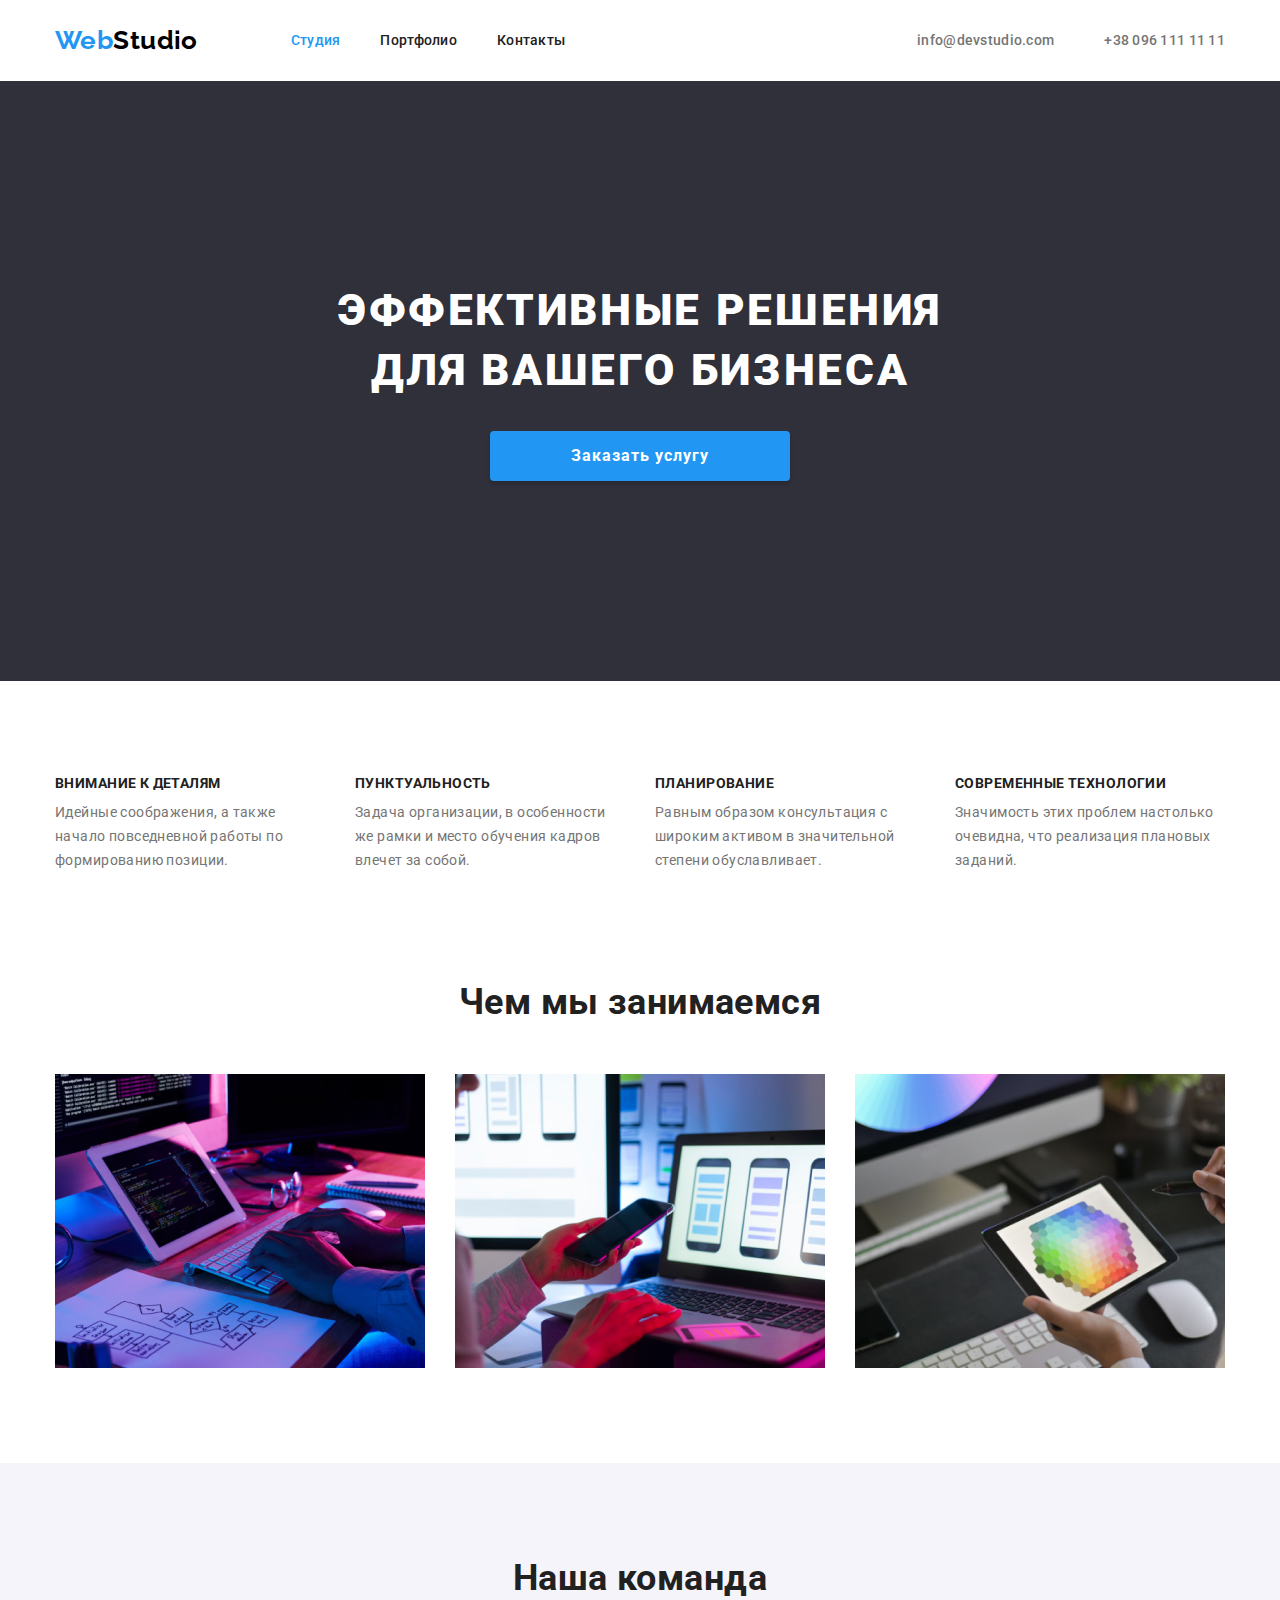
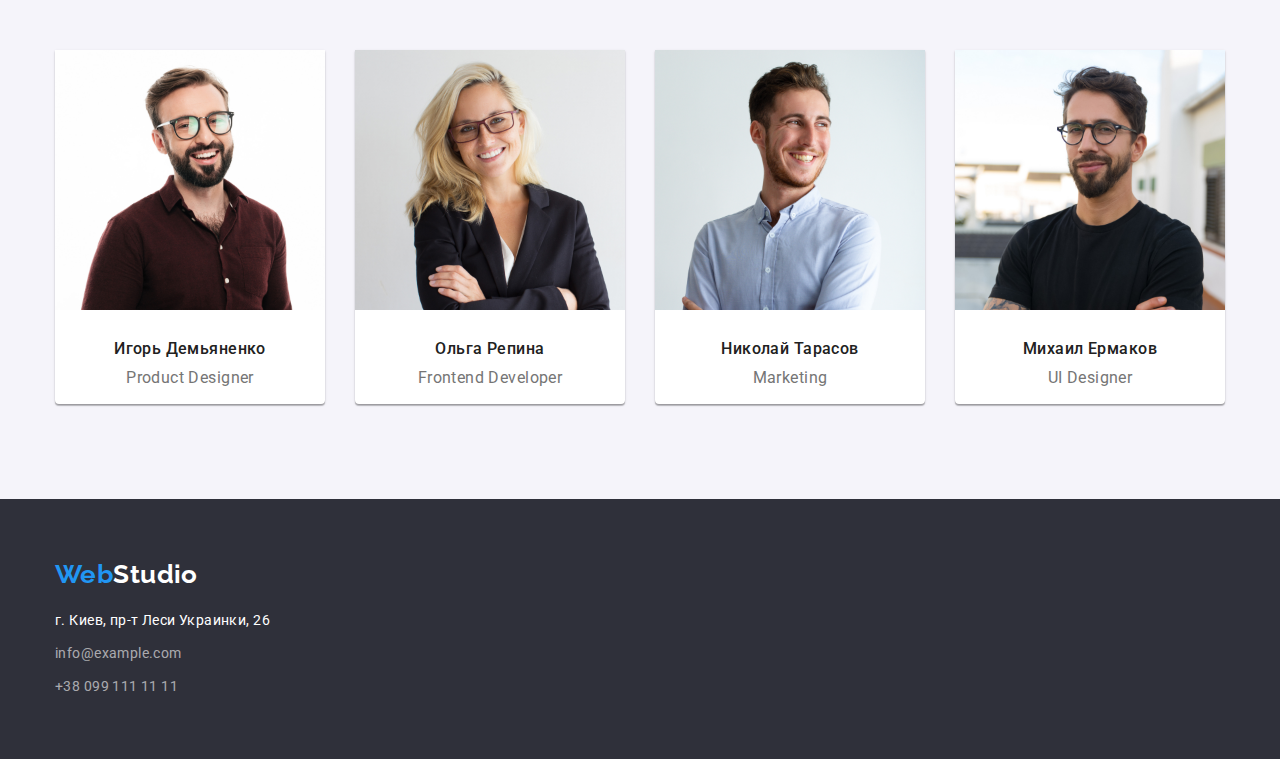
<file: index.html>
<!DOCTYPE html>
<html lang="ru">
  <head>
    <meta charset="UTF-8" />
    <meta name="viewport" content="width=device-width, initial-scale=1.0" />
    <title>Студия</title>
    <link href="https://fonts.googleapis.com/css2?family=Raleway:wght@700&family=Roboto:wght@400;500;700;900&display=swap"
      rel="stylesheet">
    <link rel="stylesheet" href="https://cdnjs.cloudflare.com/ajax/libs/modern-normalize/1.0.0/modern-normalize.css">
    <link rel="stylesheet" href="./css/styles.css">
  </head>
  <body>
    <!--Шапка сайта-->
    <header class="header">
      <div class="container header-container">
        <nav class="navigation">
          <a href="./index.html" class="logo-header"><span class="accent-logo">Web</span>Studio</a>
          <ul class="site-nav list">
            <li class="site-nav-item">
              <a href="./index.html" class="link current">Студия</a>
            </li>
            <li class="site-nav-item">
              <a href="./portfolio.html" class="link">Портфолио</a>
            </li>
            <li class="site-nav-item">
              <a href="" class="link">Контакты</a>
            </li>          
          </ul>
        </nav>
        <ul class="contacts-header list">
          <li class="contacts-header-item"><a href="mailto:info@devstudio.com" class="link">info@devstudio.com</a></li>
          <li class="contacts-header-item"><a href="tel:+380961111111" class="link">+38 096 111 11 11</a></li>
        </ul>
      </div>
    </header>
    <main>
      <!--Герой-->
      <section class="section-hero">
        <h1 class="hero-title">
          Эффективные решения<br />
          для вашего бизнеса
        </h1>
        <a href="" class="button-hero">Заказать услугу</a>
      </section>
      <!--Особенности (скрытый заголовок )-->
      <section class="section">
        <div class="container">
          <h2 class="visually-hidden">особенности</h2>
          <ul class="features list">
            <li class="features-item">
              <h3 class="title">Внимание к деталям</h3>
              <p class="features-text">
                Идейные соображения, а также начало повседневной работы по
                формированию позиции.
              </p>
            </li>
            <li class="features-item">
              <h3 class="title">Пунктуальность</h3>
              <p class="features-text">
                Задача организации, в особенности же рамки и место обучения кадров
                влечет за собой.
              </p>
            </li>
            <li class="features-item">
              <h3 class="title">Планирование</h3>
              <p class="features-text">
                Равным образом консультация с широким активом в значительной
                степени обуславливает.
              </p>
            </li>
            <li class="features-item">
              <h3 class="title">Современные технологии</h3>
              <p class="features-text">
                Значимость этих проблем настолько очевидна, что реализация
                плановых заданий.
              </p>
            </li>
          </ul>
        </div>
      </section>
      <!--Чем мы занимаемся-->
      <section class="section work">
        <div class="container">      
          <h2 class="section-title">Чем мы занимаемся</h2>
          <ul class="list work-grid">
            <li class="grid-item work-item">
              <img
                src="./images/what-are-we-doing-1.jpg"
                alt="верстка сайтов"
                width="370"
                height="294"
              />
            </li>
            <li class="grid-item work-item">
              <img
                src="./images/what-are-we-doing-2.jpg"
                alt="дизайн для мобильных приложений"
                width="370"
                height="294"
              />
            </li>
            <li class="grid-item work-item">
              <img
                src="./images/what-are-we-doing-3.jpg"
                alt="цветовой дизайн"
                width="370"
                height="294"
              />
            </li>
          </ul>
        </div>
      </section>
      <!--наша команда-->
      <section class="section team">
        <div class="container">
          <h2 class="section-title">Наша команда</h2>
          <ul class="list team-grid">
            <li class="team-card  teamitem">
              <img
                src="./images/our-team-1.jpg"
                alt="фото игоря демьяненко"
                width="270"
                height="260" class="team-img"
              />
              <h3 class="team-name">Игорь Демьяненко</h3>
              <p class="position">Product Designer</p>
            </li>
            <li class="team-card team-item">
              <img
                src="./images/our-team-2.jpg"
                alt="фото ольги репиной"
                width="270"
                height="260" class="team-img"
              />
              <h3 class="team-name">Ольга Репина</h3>
              <p class="position">Frontend Developer</p>
            </li>
            <li class="team-card  teamitem">
              <img
                src="./images/our-team-3.jpg"
                alt="фото николая тарасова"
                width="270"
                height="260" class="team-img"
              />
              <h3 class="team-name">Николай Тарасов</h3>
              <p class="position">Marketing</p>
            </li>
            <li class="team-card team-item">
              <img
                src="./images/our-team-4.jpg"
                alt="фото михаила ермакова"
                width="270"
                height="260" class="team-img"
              />
              <h3 class="team-name">Михаил Ермаков</h3>
              <p class="position">UI Designer</p>
            </li>
          </ul>
        </div>
      </section>
    </main>
    <!--Футер-->
    <footer class="footer">
      <div class="container"> 
        <a href="./index.html" class="logo-footer"><span class="accent-logo">Web</span>Studio</a>
        <address class="address-footer">
          <p class="address address-footer-item">г. Киев, пр-т Леси Украинки, 26</p>
          <a href="mailto:info@devstudio.com" class="link address-footer-item">info@example.com</a>
          <a href="tel:+380961111111" class="link address-footer-item">+38 099 111 11 11</a>
        </address>
      </div>
    </footer>
  </body>
</html>
</file>
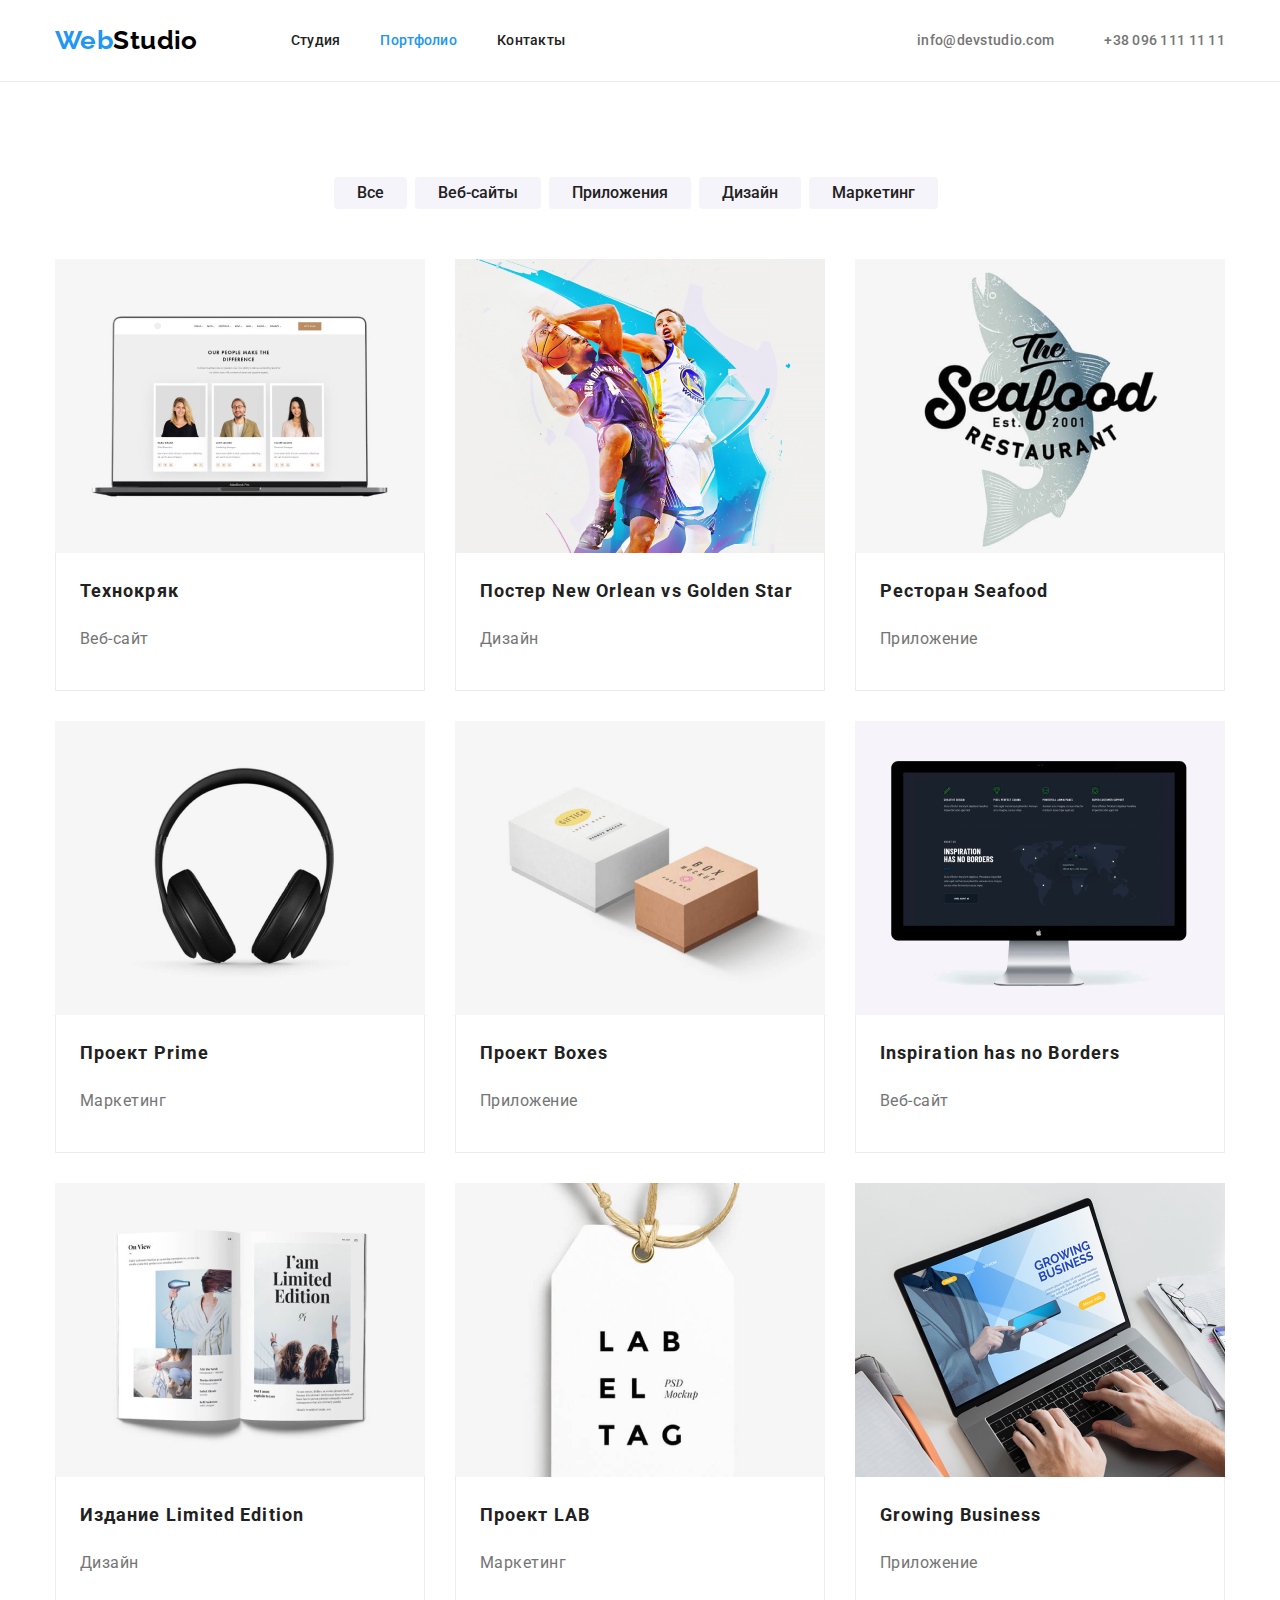
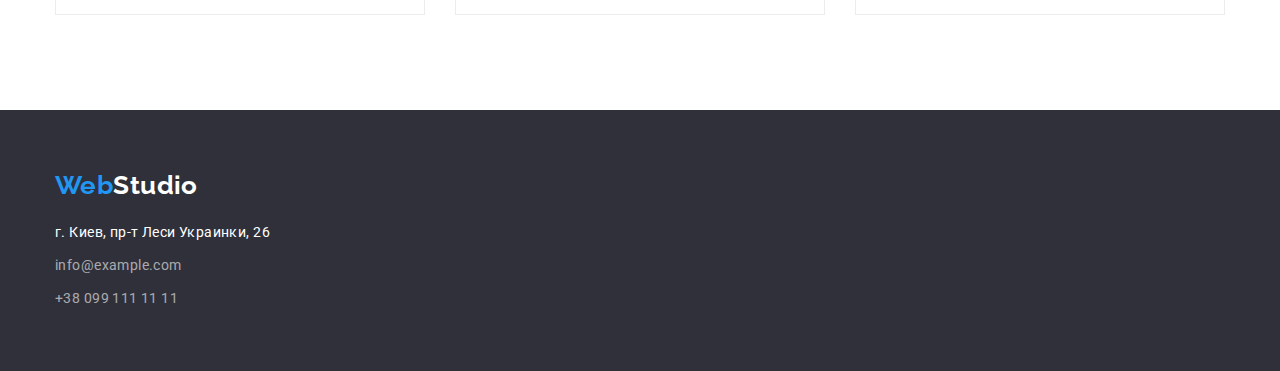
<file: portfolio.html>
<!DOCTYPE html>
<html lang="ru">
  <head>
    <meta charset="UTF-8" />
    <meta name="viewport" content="width=device-width, initial-scale=1.0" />
    <title>Портфолио</title>
    <link href="https://fonts.googleapis.com/css2?family=Raleway:wght@700&family=Roboto:wght@400;500;700;900&display=swap"
      rel="stylesheet">
    <link rel="stylesheet" href="https://cdnjs.cloudflare.com/ajax/libs/modern-normalize/1.0.0/modern-normalize.css">
    <link rel="stylesheet" href="./css/styles.css">
  </head>
  <body>
    <!--Шапка сайта-->
    <header class="header">
      <div class="container header-container">
        <nav class="navigation">
          <a href="./index.html" class="logo-header"><span class="accent-logo">Web</span>Studio</a>
          <ul class="site-nav list">
            <li class="site-nav-item">
              <a href="./index.html" class="link">Студия</a>
            </li>
            <li class="site-nav-item">
              <a href="./portfolio.html" class="link current">Портфолио</a>
            </li>
            <li class="site-nav-item">
              <a href="" class="link">Контакты</a>
            </li>
          </ul>
        </nav>
        <ul class="contacts-header list">
          <li class="contacts-header-item"><a href="mailto:info@devstudio.com" class="link">info@devstudio.com</a></li>
          <li class="contacts-header-item"><a href="tel:+380961111111" class="link">+38 096 111 11 11</a></li>
        </ul>
      </div>
    </header>
    <hr class="lain-header">
    <!-- мэйн -->
    <main>
      <section class="section">
        <div class="container">
          <h1 class="visually-hidden">Портфолио</h1>
          <ul class="list button-container">
            <li class="dutton-item"><button type="button" class="button-filter">Все</button></li>
            <li class="dutton-item"><button type="button" class="button-filter">Веб-сайты</button></li>
            <li class="dutton-item"><button type="button" class="button-filter">Приложения</button></li>
            <li class="dutton-item"><button type="button" class="button-filter">Дизайн</button></li>
            <li class="dutton-item"><button type="button" class="button-filter">Маркетинг</button></li>
          </ul>
          <ul class="list flex-container">
            <li class="flex-element">
              <a href="" class="underlain">
                <img
                  src="./images/portfolio-1.jpg"
                  alt="ноутбук"
                  width="370"
                  height="294"
                />
                <div class="block-text">
                  <h2 class="projects">Технокряк</h2>
                  <p class="categories">Веб-сайт</p>
                </div>
              </a>
            </li>
            <li class="flex-element">
              <a href="" class="underlain">
                <img
                  src="./images/portfolio-2.jpg"
                  alt="Постер"
                  width="370"
                  height="294"
                />
                <div class="block-text">
                  <h2 class="projects">Постер New Orlean vs Golden Star</h2>
                  <p class="categories">Дизайн</p>
                </div>
              </a>
            </li>
            <li class="flex-element">
              <a href="" class="underlain">
                <img
                  src="./images/portfolio-3.jpg"
                  alt="Лого ресторана"
                  width="370"
                  height="294"
                />
                <div class="block-text">
                  <h2 class="projects">Ресторан Seafood</h2>
                  <p class="categories">Приложение</p>
                </div>
              </a>
            </li>
            <li class="flex-element">
              <a href="" class="underlain">
                <img
                  src="./images/portfolio-4.jpg"
                  alt="наушники"
                  width="370"
                  height="294"
                />
                <div class="block-text">
                  <h2 class="projects">Проект Prime</h2>
                  <p class="categories">Маркетинг</p>
                </div>
              </a>
            </li>
            <li class="flex-element">
              <a href="" class="underlain">
                <img
                  src="./images/portfolio-5.jpg"
                  alt="коробки"
                  width="370"
                  height="294"
                />
                <div class="block-text">
                  <h2 class="projects">Проект Boxes</h2>
                  <p class="categories">Приложение</p>
                </div>
              </a>
            </li>
            <li class="flex-element">
              <a href="" class="underlain">
                <img
                  src="./images/portfolio-6.jpg"
                  alt="моноблок"
                  width="370"
                  height="294"
                />
                <div class="block-text">
                  <h2 class="projects">Inspiration has no Borders</h2>
                  <p class="categories">Веб-сайт</p>
                </div>
              </a>
            </li>
            <li class="flex-element">
              <a href="" class="underlain">
                <img
                  src="./images/portfolio-7.jpg"
                  alt="книга"
                  width="370"
                  height="294"
                />
                <div class="block-text">
                  <h2 class="projects">Издание Limited Edition</h2>
                  <p class="categories">Дизайн</p>
                </div>
              </a>
            </li>
            <li class="flex-element">
              <a href="" class="underlain">
                <img
                  src="./images/portfolio-8.jpg"
                  alt="лейбл"
                  width="370"
                  height="294"
                />
                <div class="block-text">
                  <h2 class="projects">Проект LAB</h2>
                  <p class="categories">Маркетинг</p>
                </div>
              </a>
            </li>
            <li class="flex-element">
              <a href="" class="underlain">
                <img
                  src="./images/portfolio-9.jpg"
                  alt="ноутбук"
                  width="370"
                  height="294"
                />
                <div class="block-text">
                  <h2 class="projects">Growing Business</h2>
                  <p class="categories">Приложение</p>
                </div>
              </a>
            </li>
          </ul>
        </div>
      </section>
    </main>
    <!--Футер-->
    <footer class="footer">
      <div class="container">
        <a href="./index.html" class="logo-footer"><span class="accent-logo">Web</span>Studio</a>
        <address class="address-footer">
          <p class="address address-footer-item">г. Киев, пр-т Леси Украинки, 26</p>
          <a href="mailto:info@devstudio.com" class="link address-footer-item">info@example.com</a>
          <a href="tel:+380961111111" class="link address-footer-item">+38 099 111 11 11</a>
        </address>
      </div>
    </footer>
  </body>
</html>
</file>
<file: css/styles.css>
html {
  box-sizing: border-box;
}
*,
*::before,
*::after {
  box-sizing: inherit;
}

img {
  display: block;
  max-width: 100%;
  height: auto;
}

h1,
h2,
h3,
p {
  margin-top: 0;
}

:root {
  --text-color: #757575;
  --title-text-color: #212121;
  --bg-dark-color: #2f303a;
  --bg-team-portfolio-filters: #f5f4fa;
  --bg-color: #ffffff;
  --footer-contacts: rgba(255, 255, 255, 0.6);
  --accent-color: #2196f3;
  --hero-text-color: #ffffff;
  --white-logo: #ffffff;
  --black-logo: #000000;
  --lain-color: #ececec;
}

.visually-hidden {
  position: absolute !important;
  clip: rect(1px 1px 1px 1px);
  clip: rect(1px, 1px, 1px, 1px);
  padding: 0 !important;
  border: 0 !important;
  height: 1px !important;
  width: 1px !important;
  overflow: hidden;
}

body {
  background-color: var(--bg-color);
  color: var(--text-color);

  font-family: roboto, sans-serif;
  letter-spacing: 0.03em;
  font-size: 14px;
  line-height: 1.71;
}
.list {
  padding: 0;
  margin: 0;
  list-style: none;
}

.container {
  width: 1200px;
  padding-left: 15px;
  padding-right: 15px;
  margin-right: auto;
  margin-left: auto;
}

/* header */

.header {
  padding-top: 25px;
  padding-bottom: 25px;
}

.lain-header {
  border: none;
  background-color: var(--lain-color);
  color: var(--lain-color);
  height: 1px;
  margin: 0;
  padding: 0;
}

.header-container {
  display: flex;
  justify-content: space-between;
  align-items: center;
  border-color: #2d1e79;
}

.navigation {
  display: flex;
  align-items: center;
}
.logo-header {
  margin-right: 93px;

  color: var(--black-logo);

  font-family: raleway, sans-serif;
  font-weight: 700;
  font-size: 26px;
  line-height: 1.19;
  text-decoration: none;
}

.accent-logo {
  color: var(--accent-color);
}

.site-nav {
  display: inline-flex;
}

.site-nav-item:not(:last-child) {
  margin-right: 40px;
}

.site-nav .link {
  color: var(--title-text-color);

  font-weight: 500;
  font-size: 14px;
  line-height: 1.14;
  letter-spacing: 0.02em;
  text-decoration: none;
}
.site-nav .link:hover,
.site-nav .link:focus {
  color: var(--accent-color);
}
.site-nav .link.current {
  color: var(--accent-color);
}

.contacts-header {
  display: flex;
}

.contacts-header-item:not(:last-child) {
  margin-right: 50px;
}
.contacts-header .link {
  color: var(--text-color);

  font-weight: 500;
  font-size: 14px;
  line-height: 1.14;
  letter-spacing: 0.02em;
  text-decoration: none;
}
.contacts-header .link:hover,
.contacts-header .link:focus {
  color: var(--accent-color);
}

/* footer */
.footer {
  padding-top: 60px;
  padding-bottom: 60px;

  background-color: var(--bg-dark-color);

  font-size: 14px;
  line-height: 1.71;
}

.logo-footer {
  display: inline-block;
  margin-bottom: 20px;

  color: var(--white-logo);

  font-family: raleway, sans-serif;
  font-weight: 700;
  font-size: 26px;
  line-height: 1.19;
  text-decoration: none;
}

.address {
  color: #ffffff;

  font-style: normal;
}
.address-footer {
  display: flex;
  flex-direction: column;
}

.address-footer-item:not(:last-child) {
  margin-bottom: 9px;
}
.address-footer .link {
  color: var(--footer-contacts);

  text-decoration: none;
  font-style: normal;
}

.address-footer .link:hover,
.address-footer .link:focus {
  color: var(--accent-color);
}

/* Стили для "Студия" */

/* HERO */
.section-hero {
  padding-top: 200px;
  padding-bottom: 200px;

  background-color: var(--bg-dark-color);

  text-align: center;
}
.hero-title {
  margin-top: 0;
  margin-bottom: 30px;

  color: var(--hero-text-color);

  font-weight: 900;
  font-size: 44px;
  line-height: 1.36;
  letter-spacing: 0.06em;
  text-transform: uppercase;
}
.button-hero {
  display: inline-block;
  padding: 10px 32px;
  box-shadow: 0px 4px 4px rgba(0, 0, 0, 0.15);
  border-radius: 4px;
  min-width: 300px;

  color: var(--hero-text-color);
  background-color: var(--accent-color);

  font-weight: 700;
  font-size: 16px;
  line-height: 1.87;
  align-items: center;
  letter-spacing: 0.06em;
  text-decoration: none;
}

/* Section */

.section {
  padding-bottom: 95px;
  padding-top: 95px;
}

.section-title {
  margin-bottom: 50px;

  color: var(--title-text-color);

  font-weight: 700;
  font-size: 36px;
  line-height: 1.16;
  text-align: center;
}

/* Features */
.features {
  display: flex;
}

.features-item:not(:last-child) {
  margin-right: 30px;
}

.features .title {
  margin-bottom: 10px;

  color: var(--title-text-color);

  font-weight: 700;
  font-size: 14px;
  line-height: 1.14;
  text-transform: uppercase;
}
.features-text {
  max-width: 270px;
}
/* work */

.work {
  padding-top: 0;
}
.work-grid {
  display: flex;
  flex-wrap: wrap;
  margin-left: -30px;
}

.grid-item {
  margin-left: 30px;
}

.work-item {
  flex-basis: calc(100% / 3 - 30px);
}
/* Team */

.team {
  background: var(--bg-team-portfolio-filters);
}

.team-grid {
  display: flex;
  flex-wrap: wrap;
  margin-left: -30px;
}

.team-card {
  margin-left: 30px;

  background-color: var(--bg-color);
  box-shadow: 0px 1px 3px rgba(0, 0, 0, 0.12), 0px 1px 1px rgba(0, 0, 0, 0.14),
    0px 2px 1px rgba(0, 0, 0, 0.2);
  border-radius: 0px 0px 4px 4px;
}

.team-item {
  flex-basis: calc(100% / 4 - 30px);
}

.team .team-name {
  margin-bottom: 10px;
  color: var(--title-text-color);

  font-weight: 500;
  font-size: 16px;
  line-height: 1.18;
  text-align: center;
}

.team .position {
  font-size: 16px;
  line-height: 1.18;
  text-align: center;
}

.team-img {
  margin-bottom: 30px;
}
/* Стили для "Портфолио" */

/* button */

.button-container {
  display: flex;
  justify-content: center;
  padding-bottom: 50px;
}

.dutton-item {
  margin-right: 8px;
}
.button-filter {
  padding: 6px 22px;
  min-width: 73px;
  border-radius: 4px;
  border: 1px solid transparent;

  background-color: var(--bg-team-portfolio-filters);

  color: var(--title-text-color);
  font-family: inherit;
  font-weight: 500;
  font-size: 16px;
}

.button-filter:hover,
.button-filter:focus {
  background-color: var(--accent-color);
  color: #ffffff;
}

.underlain {
  text-decoration: none;
}

.projects {
  color: var(--title-text-color);

  font-weight: 700;
  font-size: 18px;
  line-height: 2;
  letter-spacing: 0.06em;
}

.block-text {
  padding: 20px 24px;

  border: 1px solid var(--lain-color);
  border-top: none;
}

.categories {
  color: var(--text-color);

  font-size: 16px;
  line-height: 1.87;
  letter-spacing: 0.03em;
}

.flex-container {
  display: flex;
  flex-wrap: wrap;
}

.flex-element {
  width: calc((100% - 60px) / 3);
  margin-right: 30px;
  margin-bottom: 30px;
}

.flex-element:nth-child(3n) {
  margin-right: 0;
}

.flex-element:nth-last-child(-n + 3) {
  margin-bottom: 0px;
}
</file>
